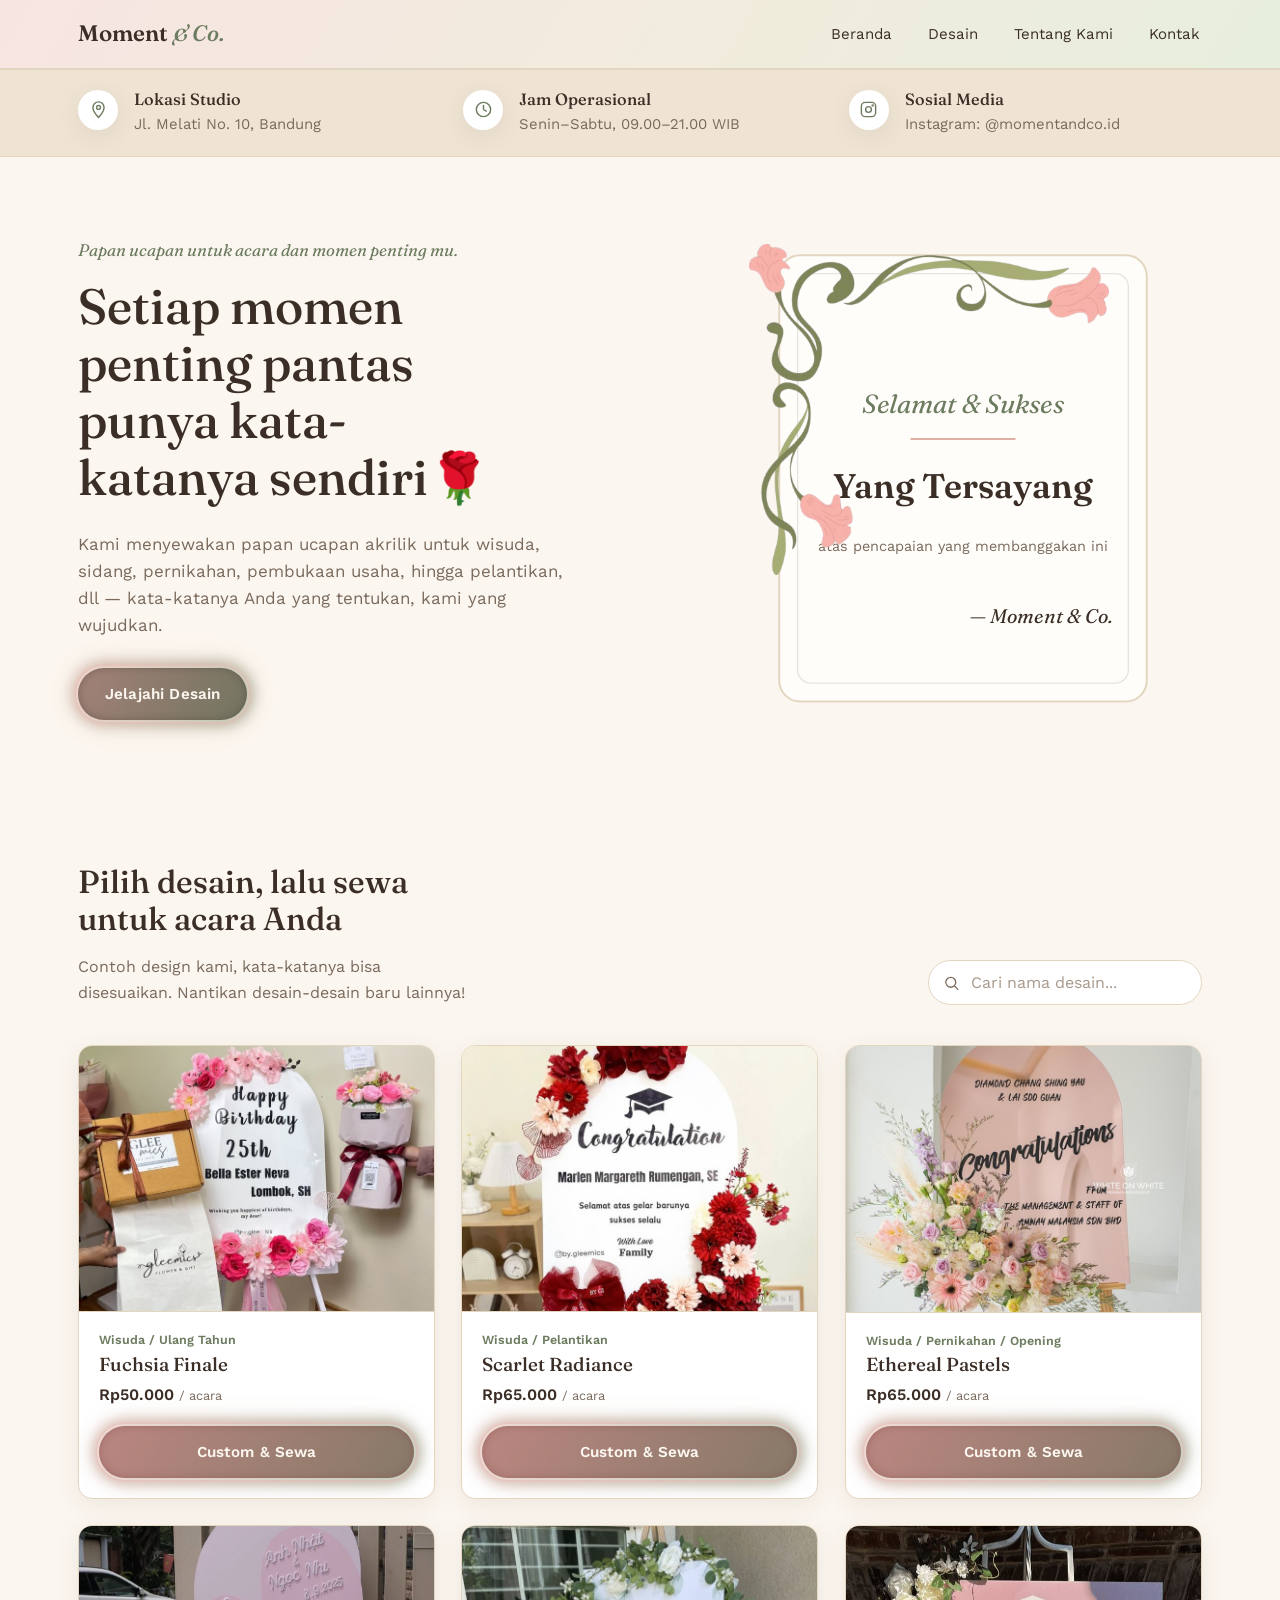
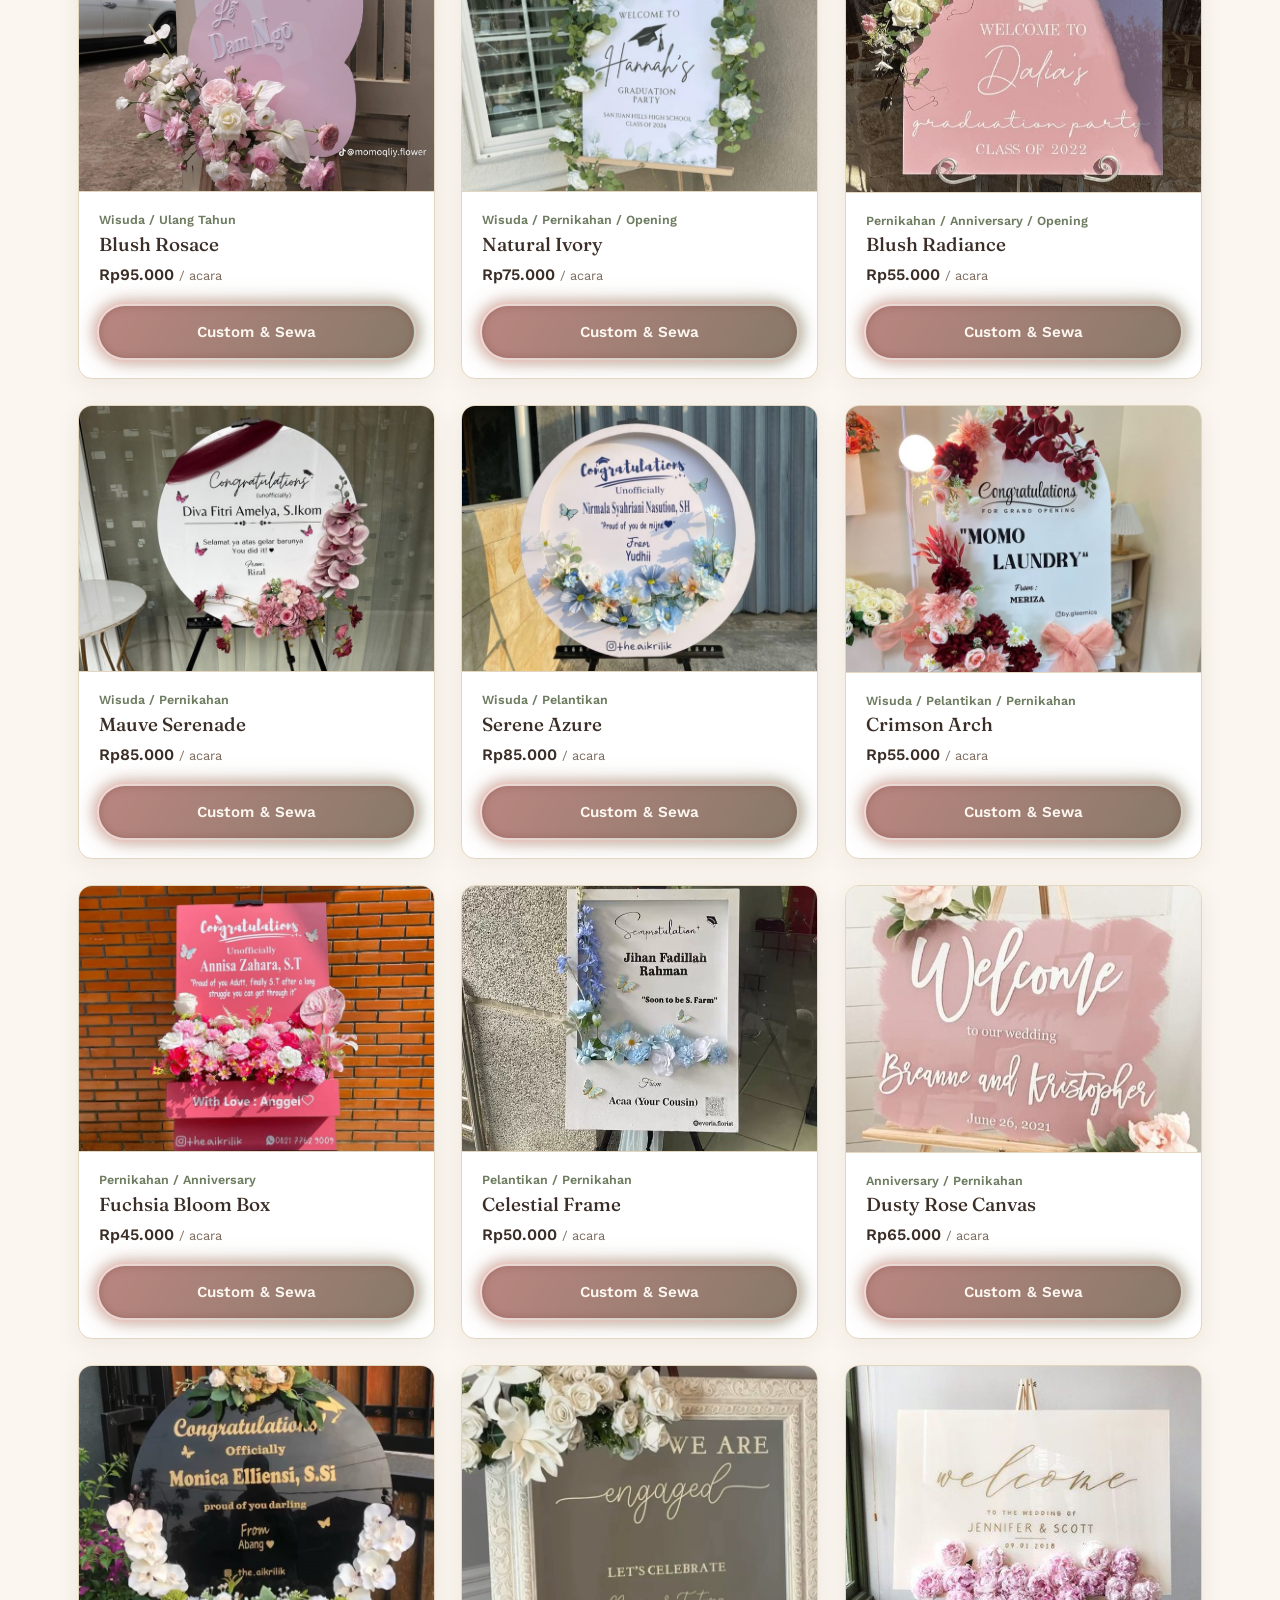
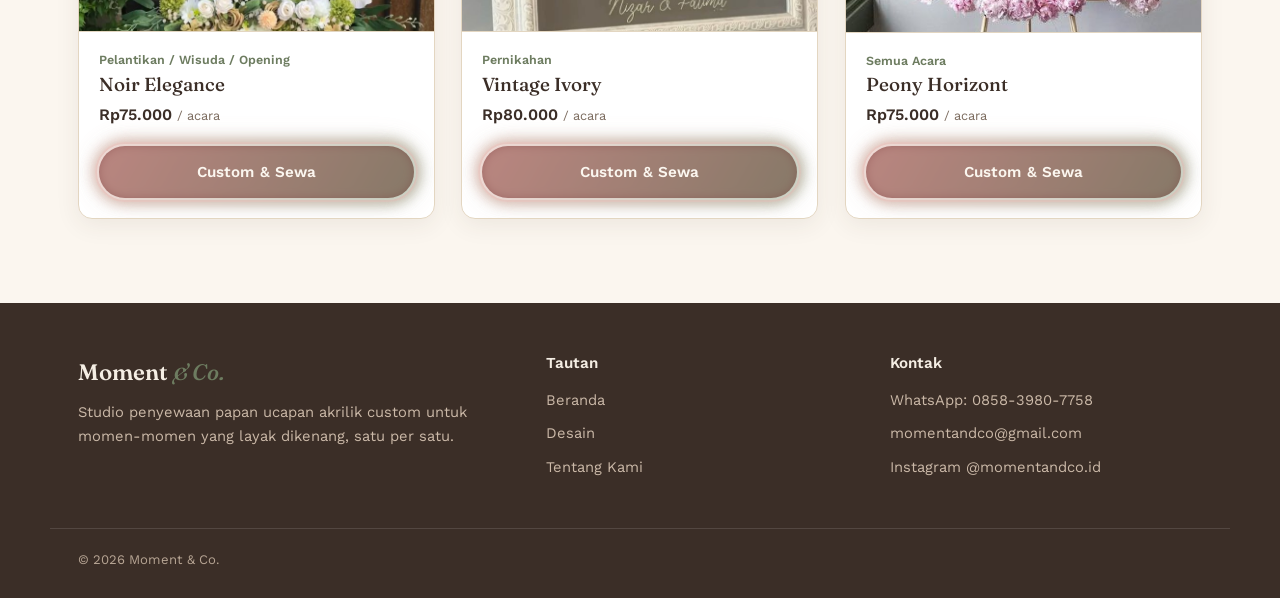
<file: index.html>
<!DOCTYPE html>
<html lang="id">
<head>
<meta charset="UTF-8">
<meta name="viewport" content="width=device-width, initial-scale=1.0">
<title>Moment & Co. — Sewa Papan Ucapan Akrilik Custom</title>
<meta name="description" content="Sewa papan ucapan akrilik custom untuk wisuda, pernikahan, grand opening, dan momen spesial lainnya. Desain sendiri, ajukan sewa langsung lewat WhatsApp.">
<link rel="stylesheet" href="css/style.css">
</head>
<body>

<header class="site-header">
  <div class="wrap">
    <a href="index.html" class="brand">Moment <span>&amp; Co.</span></a>
    <nav class="main-nav" id="mainNav">
      <ul>
        <li><a href="index.html">Beranda</a></li>
        <li><a href="#desain">Desain</a></li>
        <li><a href="#tentang">Tentang Kami</a></li>
        <li><a href="#kontak">Kontak</a></li>
      </ul>
    </nav>
    <button class="nav-toggle" id="navToggle" aria-label="Buka menu" aria-expanded="false">
      <svg viewBox="0 0 24 24" fill="none" stroke="currentColor" stroke-width="1.8" stroke-linecap="round"><line x1="3" y1="6" x2="21" y2="6"/><line x1="3" y1="12" x2="21" y2="12"/><line x1="3" y1="18" x2="21" y2="18"/></svg>
    </button>
  </div>
</header>

<main>

  <!-- STORE INFO (Tentang Kami) — sekarang di posisi paling atas,
       menggantikan slot screen-tabs yang lama -->
  <section class="store-info" id="tentang">
    <div class="wrap">
      <div class="info-grid">
        <div class="info-block">
          <span class="info-icon"><svg viewBox="0 0 24 24" fill="none" stroke-width="1.8" stroke-linecap="round" stroke-linejoin="round"><path d="M12 22s7-7.4 7-12.6A7 7 0 0 0 5 9.4C5 14.6 12 22 12 22Z"/><circle cx="12" cy="9.4" r="2.4"/></svg></span>
          <div>
            <h3>Lokasi Studio</h3>
            <p>Jl. Melati No. 10, Bandung</p>
          </div>
        </div>
        <div class="info-block">
          <span class="info-icon"><svg viewBox="0 0 24 24" fill="none" stroke-width="1.8" stroke-linecap="round" stroke-linejoin="round"><circle cx="12" cy="12" r="9"/><path d="M12 7v5l3.5 2"/></svg></span>
          <div>
            <h3>Jam Operasional</h3>
            <p>Senin–Sabtu, 09.00–21.00 WIB</p>
          </div>
        </div>
        <div class="info-block">
          <span class="info-icon"><svg viewBox="0 0 24 24" fill="none" stroke-width="1.8" stroke-linecap="round" stroke-linejoin="round"><rect x="3" y="3" width="18" height="18" rx="5"/><circle cx="12" cy="12" r="3.6"/><circle cx="17.2" cy="6.8" r="0.6" fill="currentColor"/></svg></span>
          <div>
            <h3>Sosial Media</h3>
            <p>Instagram: <a href="#kontak">@momentandco.id</a></p>
          </div>
        </div>
      </div>
    </div>
  </section>

  <!-- HERO -->
  <section class="hero" id="utama">
    <div class="wrap">
      <div class="hero-copy">
        <p class="hero-eyebrow">Papan ucapan untuk acara dan momen penting mu.</p>
        <h1>Setiap momen penting pantas punya kata-katanya sendiri🌹</h1>
        <p class="hero-lead">Kami menyewakan papan ucapan akrilik untuk wisuda, sidang, pernikahan, pembukaan usaha, hingga pelantikan, dll — kata-katanya Anda yang tentukan, kami yang wujudkan.</p>
        <div class="hero-actions">
          <a href="#desain" class="btn btn-primary">Jelajahi Desain</a>
        </div>
      </div>
      <div class="hero-art" aria-hidden="true">
        <!-- Ornamen bunga -->
    <img
      src="./flower.png"
      alt=""
      class="hero-flower"
      aria-hidden="true"
    >
        <svg viewBox="0 0 320 380" fill="none">
          <rect x="20" y="20" width="280" height="340" rx="16" fill="#FFFDF9" stroke="#E3D6C1" stroke-width="1.5"/>
          <rect x="34" y="34" width="252" height="312" rx="10" fill="none" stroke="#3B2E27" stroke-opacity="0.12"/>
          <text x="160" y="140" font-family="Fraunces, serif" font-style="italic" font-size="20" fill="#6D7C60" text-anchor="middle">Selamat & Sukses</text>
          <line x1="120" y1="160" x2="200" y2="160" stroke="#DFAFA6" stroke-width="1.5"/>
          <text x="160" y="205" font-family="Fraunces, serif" font-weight="600" font-size="26" fill="#3B2E27" text-anchor="middle">Yang Tersayang</text>
          <text x="160" y="245" font-family="Work Sans, sans-serif" font-size="11" fill="#7A6A5D" text-anchor="middle">atas pencapaian yang membanggakan ini</text>
          <text x="220" y="300" font-family="Fraunces, serif" font-style="italic" font-size="15" fill="#3B2E27" text-anchor="middle">— Moment &amp; Co.</text>
        </svg>
      </div>
    </div>
  </section>

  <!-- DESIGNS -->
  <section class="designs-section" id="desain">
    <div class="wrap">
      <div class="section-head">
        <div>
          <h2>Pilih desain, lalu sewa untuk acara Anda</h2>
          <p>Contoh design kami, kata-katanya bisa disesuaikan. Nantikan desain-desain baru lainnya!</p>
        </div>
        <div class="search-bar">
          <svg viewBox="0 0 24 24" fill="none" stroke-width="1.8" stroke-linecap="round"><circle cx="11" cy="11" r="7"/><line x1="21" y1="21" x2="16.6" y2="16.6"/></svg>
          <input type="text" id="designSearch" placeholder="Cari nama desain..." aria-label="Cari nama desain">
        </div>
      </div>

      <div class="designs-grid" id="designsGrid"></div>
      <p class="search-empty" id="searchEmpty">Desain tidak ditemukan. Coba kata kunci lain.</p>
    </div>
  </section>

</main>

<footer class="site-footer" id="kontak">
  <div class="wrap">
    <div>
      <div class="brand">Moment <span>&amp; Co.</span></div>
      <p>Studio penyewaan papan ucapan akrilik custom untuk momen-momen yang layak dikenang, satu per satu.</p>
    </div>
    <div>
      <h4>Tautan</h4>
      <ul>
        <li><a href="index.html">Beranda</a></li>
        <li><a href="#desain">Desain</a></li>
        <li><a href="#tentang">Tentang Kami</a></li>
      </ul>
    </div>
    <div>
      <h4>Kontak</h4>
      <ul>
        <li><a href="https://wa.me/6285839807758" target="_blank" rel="noopener">WhatsApp: 0858-3980-7758</a></li>
        <li><a href="mailto:momentandco@gmail.com">momentandco@gmail.com</a></li>
        <li><a href="#" onclick="return false;">Instagram @momentandco.id</a></li>
      </ul>
    </div>
  </div>
  <div class="wrap footer-bottom">
    © 2026 Moment &amp; Co.
  </div>
</footer>

<script src="js/nav.js"></script>
<script src="js/data.js"></script>
<script src="js/main.js"></script>
</body>
</html>
</file>
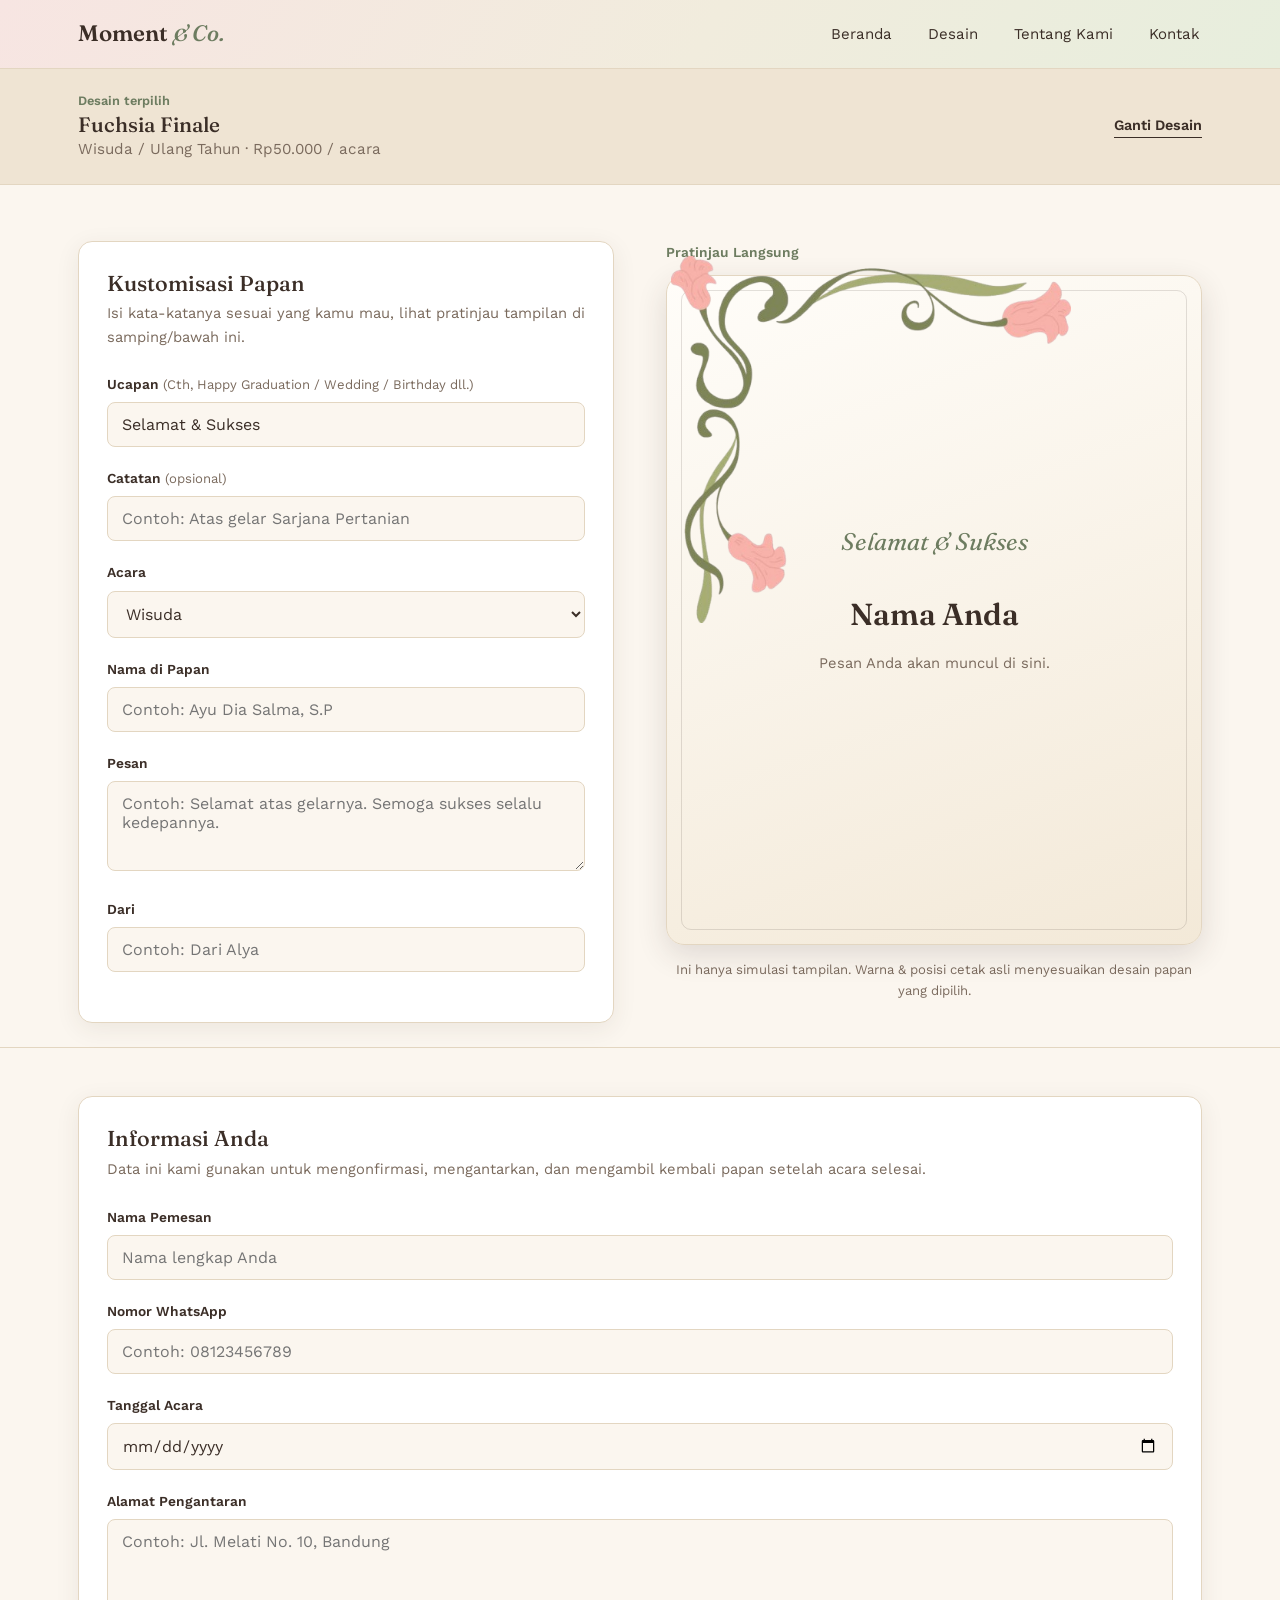
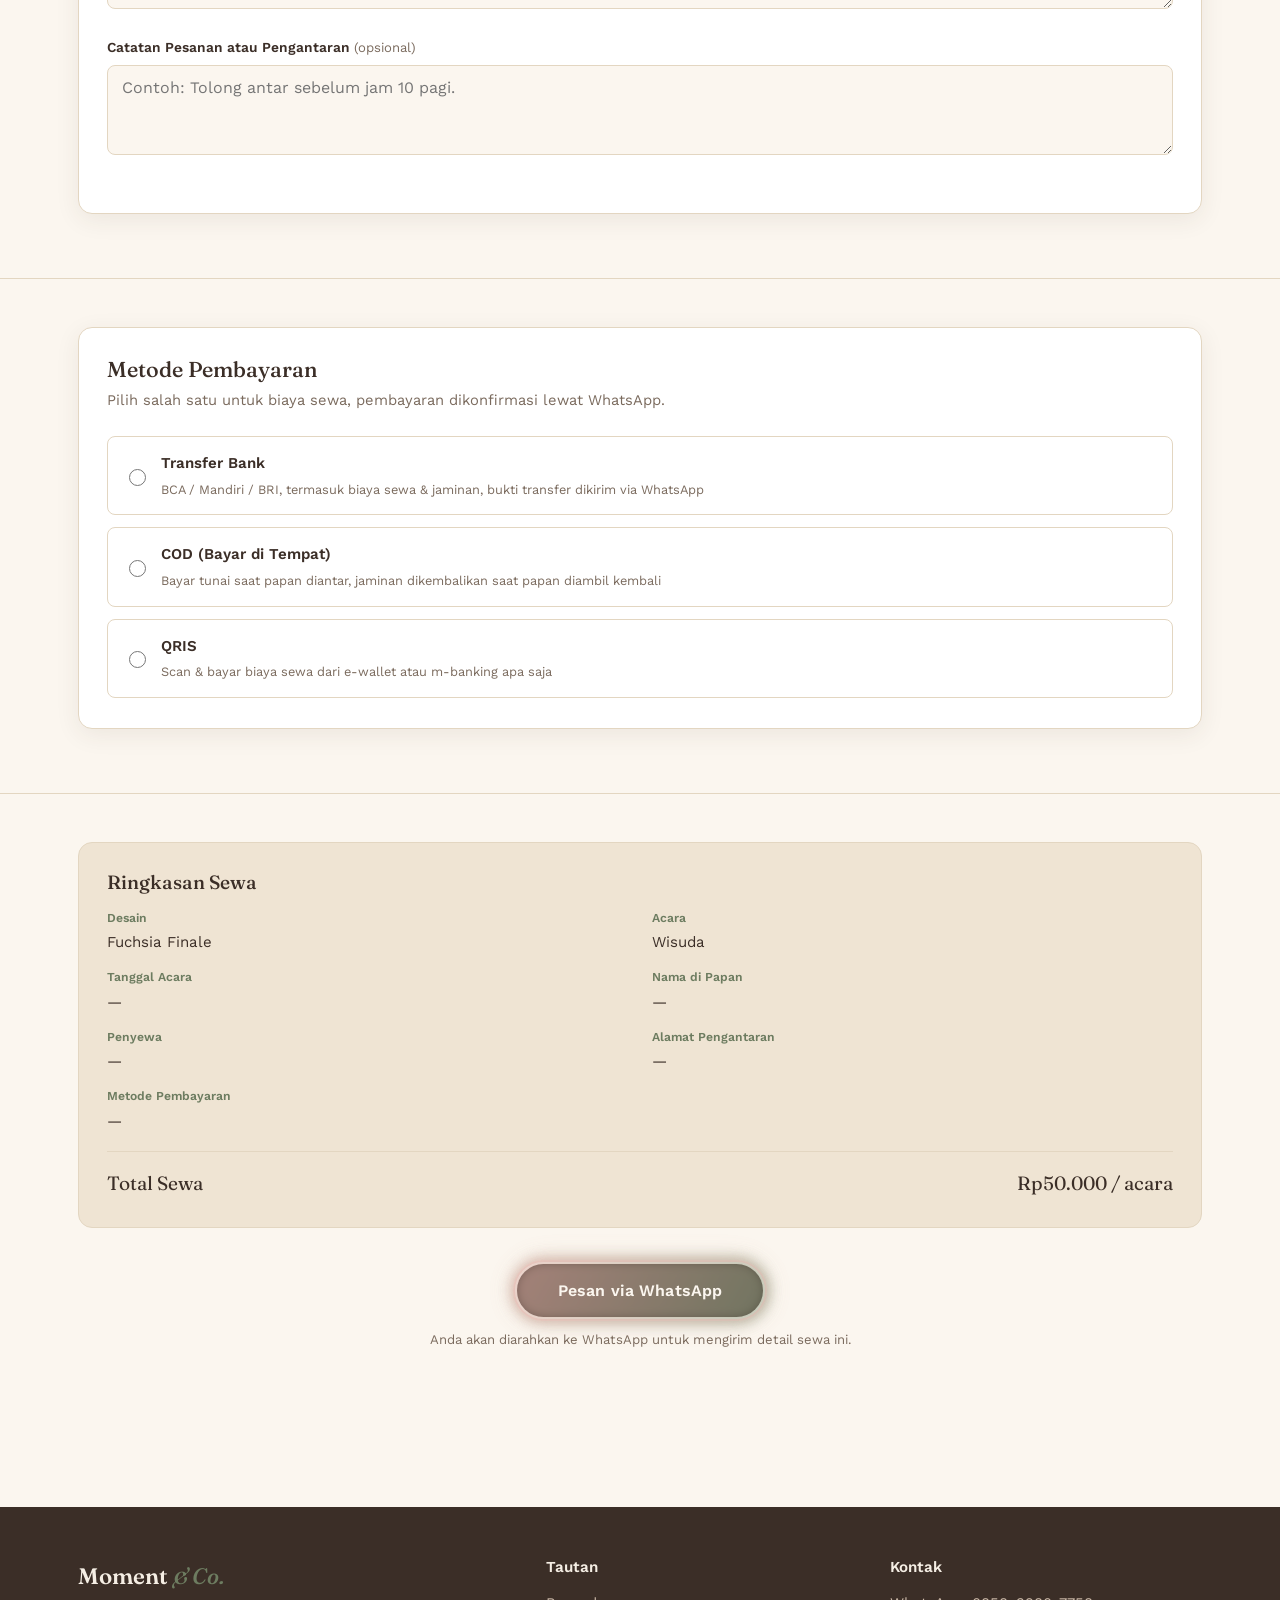
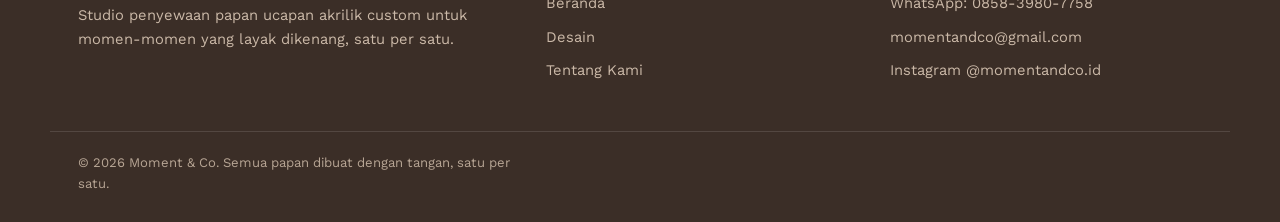
<file: board.html>
<!DOCTYPE html>
<html lang="id">
<head>
<meta charset="UTF-8">
<meta name="viewport" content="width=device-width, initial-scale=1.0">
<title>Custom &amp; Sewa Papan — Moment & Co.</title>
<meta name="description" content="Sesuaikan kata-kata pada papan ucapan akrilik sewaan Anda, lihat pratinjaunya secara langsung, lalu ajukan sewa melalui WhatsApp.">
<link rel="stylesheet" href="css/style.css">
</head>
<body>

<header class="site-header">
  <div class="wrap">
    <a href="index.html" class="brand">Moment <span>&amp; Co.</span></a>
    <nav class="main-nav" id="mainNav">
      <ul>
        <li><a href="index.html">Beranda</a></li>
        <li><a href="index.html#desain">Desain</a></li>
        <li><a href="index.html#tentang">Tentang Kami</a></li>
        <li><a href="index.html#kontak">Kontak</a></li>
      </ul>
    </nav>
    <button class="nav-toggle" id="navToggle" aria-label="Buka menu" aria-expanded="false">
      <svg viewBox="0 0 24 24" fill="none" stroke="currentColor" stroke-width="1.8" stroke-linecap="round"><line x1="3" y1="6" x2="21" y2="6"/><line x1="3" y1="12" x2="21" y2="12"/><line x1="3" y1="18" x2="21" y2="18"/></svg>
    </button>
  </div>
</header>

<div class="page-header-strip">
  <div class="wrap selected-design-bar">
    <div>
      <div class="label">Desain terpilih</div>
      <h2 id="selDesignName">—</h2>
      <div class="price" id="selDesignPrice"></div>
    </div>
    <a href="index.html#desain" class="change-design">Ganti Desain</a>
  </div>
</div>

<main>
  <form id="orderForm" novalidate>

    <!-- Banner error global — tampil di atas semua section saat validasi gagal,
         lalu halaman otomatis scroll ke field pertama yang bermasalah -->
    <div class="wrap">
      <p class="form-error-banner" id="formErrorBanner">Beberapa data belum lengkap. Mohon periksa kembali kolom yang ditandai.</p>
    </div>

    <!-- CUSTOMIZATION + LIVE PREVIEW -->
    <section class="builder" id="kustomisasi">
      <div class="wrap">
        <div class="builder-grid">

          <div class="form-card">
            <h2>Kustomisasi Papan</h2>
            <p class="form-sub">Isi kata-katanya sesuai yang kamu mau, lihat pratinjau tampilan di samping/bawah ini.</p>

            <div class="field">
              <label for="fCongrats">Ucapan <span class="hint">(Cth, Happy Graduation / Wedding / Birthday dll.)</span></label>
              <input type="text" id="fCongrats" value="Selamat & Sukses" maxlength="30">
            </div>

            <div class="field">
              <label for="fNote">Catatan <span class="hint">(opsional)</span></label>
              <input type="text" id="fNote" placeholder="Contoh: Atas gelar Sarjana Pertanian" maxlength="40">
            </div>

            <div class="field">
              <label for="fOccasion">Acara</label>
              <select id="fOccasion">
                <option value="Wisuda">Wisuda</option>
                <option value="Pernikahan">Pernikahan</option>
                <option value="Grand Opening">Grand Opening</option>
                <option value="Soft Opening">Soft Opening</option>
                <option value="Ulang Tahun ke-">Ulang Tahun ke-</option>
                <option value="Pelantikan">Pelantikan</option>
                <option value="Anniversary">Anniversary</option>
                <option value="Lainnya">Lainnya</option>
              </select>
            </div>

            <div class="field" id="fieldName">
              <label for="fName">Nama di Papan</label>
              <input type="text" id="fName" placeholder="Contoh: Ayu Dia Salma, S.P" maxlength="60">
              <p class="error-msg">Nama di papan wajib diisi.</p>
            </div>

            <div class="field" id="fieldMessage">
              <label for="fMessage">Pesan</label>
              <textarea id="fMessage" placeholder="Contoh: Selamat atas gelarnya. Semoga sukses selalu kedepannya." maxlength="140"></textarea>
              <p class="error-msg">Pesan wajib diisi.</p>
            </div>

            <div class="field">
              <label for="fFrom">Dari</label>
              <input type="text" id="fFrom" placeholder="Contoh: Dari Alya" maxlength="40">
            </div>
          </div>

          <div class="preview-wrap">
            <!-- Ornamen bunga -->
    <img
      src="./flower.png"
      alt=""
      class="hero-flower-preview"
      aria-hidden="true"
    >
            <p class="preview-label">Pratinjau Langsung</p>
            <div class="board-frame">
              <span class="pv-congrats" id="pvCongrats">Selamat</span>
              <span class="pv-note" id="pvNote"></span>
              <span class="pv-name" id="pvName">Nama Anda</span>
              <span class="pv-message" id="pvMessage">Pesan Anda akan muncul di sini.</span>
              <span class="pv-from" id="pvFrom"></span>
            </div>
            <p class="preview-note">Ini hanya simulasi tampilan. Warna &amp; posisi cetak asli menyesuaikan desain papan yang dipilih.</p>
          </div>

        </div>
      </div>
    </section>

    <!-- CUSTOMER & DELIVERY INFO -->
    <section class="panel-pad" id="info">
      <div class="wrap">
        <div class="form-card">
          <h2>Informasi Anda</h2>
          <p class="form-sub">Data ini kami gunakan untuk mengonfirmasi, mengantarkan, dan mengambil kembali papan setelah acara selesai.</p>

          <div class="field" id="fieldCustName">
            <label for="cName">Nama Pemesan</label>
            <input type="text" id="cName" placeholder="Nama lengkap Anda">
            <p class="error-msg">Nama wajib diisi.</p>
          </div>

          <div class="field" id="fieldCustPhone">
            <label for="cPhone">Nomor WhatsApp</label>
            <input type="tel" id="cPhone" placeholder="Contoh: 08123456789">
            <p class="error-msg">Nomor WhatsApp wajib diisi.</p>
          </div>

          <div class="field" id="fieldEventDate">
            <label for="cEventDate">Tanggal Acara</label>
            <input type="date" id="cEventDate">
            <p class="error-msg">Tanggal acara wajib diisi.</p>
          </div>

          <div class="field" id="fieldCustAddress">
            <label for="cAddress">Alamat Pengantaran</label>
            <textarea id="cAddress" placeholder="Contoh: Jl. Melati No. 10, Bandung"></textarea>
            <p class="error-msg">Alamat pengantaran wajib diisi.</p>
          </div>

          <div class="field">
            <label for="cNotes">Catatan Pesanan atau Pengantaran <span class="hint">(opsional)</span></label>
            <textarea id="cNotes" placeholder="Contoh: Tolong antar sebelum jam 10 pagi."></textarea>
          </div>
        </div>
      </div>
    </section>

    <!-- PAYMENT -->
    <section class="panel-pad" id="pembayaran">
      <div class="wrap">
        <div class="form-card">
          <h2>Metode Pembayaran</h2>
          <p class="form-sub">Pilih salah satu untuk biaya sewa, pembayaran dikonfirmasi lewat WhatsApp.</p>

          <div class="payment-options" id="paymentOptions">
            <label class="payment-option">
              <input type="radio" name="payment" value="Transfer Bank">
              <span>
                <span class="pay-name">Transfer Bank</span><br>
                <span class="pay-desc">BCA / Mandiri / BRI, termasuk biaya sewa &amp; jaminan, bukti transfer dikirim via WhatsApp</span>
              </span>
            </label>
            <label class="payment-option">
              <input type="radio" name="payment" value="COD (Bayar di Tempat)">
              <span>
                <span class="pay-name">COD (Bayar di Tempat)</span><br>
                <span class="pay-desc">Bayar tunai saat papan diantar, jaminan dikembalikan saat papan diambil kembali</span>
              </span>
            </label>
            <label class="payment-option">
              <input type="radio" name="payment" value="QRIS">
              <span>
                <span class="pay-name">QRIS</span><br>
                <span class="pay-desc">Scan &amp; bayar biaya sewa dari e-wallet atau m-banking apa saja</span>
              </span>
            </label>
          </div>
          <p class="error-msg" id="paymentError" style="display:none;">Pilih salah satu metode pembayaran.</p>
        </div>
      </div>
    </section>

    <!-- SUMMARY + SUBMIT -->
    <section class="panel-pad" id="ringkasan">
      <div class="wrap">
        <div class="summary-card">
          <h2>Ringkasan Sewa</h2>
          <dl class="summary-grid">
            <div class="summary-row"><dt>Desain</dt><dd id="sumDesign">—</dd></div>
            <div class="summary-row"><dt>Acara</dt><dd id="sumOccasion">—</dd></div>
            <div class="summary-row"><dt>Tanggal Acara</dt><dd id="sumEventDate">—</dd></div>
            <div class="summary-row"><dt>Nama di Papan</dt><dd id="sumName">—</dd></div>
            <div class="summary-row"><dt>Penyewa</dt><dd id="sumCustomer">—</dd></div>
            <div class="summary-row"><dt>Alamat Pengantaran</dt><dd id="sumAddress">—</dd></div>
            <div class="summary-row"><dt>Metode Pembayaran</dt><dd id="sumPayment">—</dd></div>
          </dl>
          <div class="summary-total">
            <span>Total Sewa</span>
            <span id="sumPrice">Rp0</span>
          </div>
        </div>

        <div class="order-submit">
          <button type="submit" class="btn btn-primary">Pesan via WhatsApp</button>
          <p class="submit-note">Anda akan diarahkan ke WhatsApp untuk mengirim detail sewa ini.</p>
        </div>
      </div>
    </section>

  </form>
</main>

<footer class="site-footer">
  <div class="wrap">
    <div>
      <div class="brand">Moment <span>&amp; Co.</span></div>
      <p>Studio penyewaan papan ucapan akrilik custom untuk momen-momen yang layak dikenang, satu per satu.</p>
    </div>
    <div>
      <h4>Tautan</h4>
      <ul>
        <li><a href="index.html">Beranda</a></li>
        <li><a href="index.html#desain">Desain</a></li>
        <li><a href="index.html#tentang">Tentang Kami</a></li>
      </ul>
    </div>
    <div>
      <h4>Kontak</h4>
      <ul>
        <li><a href="https://wa.me/6285839807758" target="_blank" rel="noopener">WhatsApp: 0858-3980-7758</a></li>
        <li><a href="mailto:momentandco@gmail.com">momentandco@gmail.com</a></li>
        <li><a href="#" onclick="return false;">Instagram @momentandco.id</a></li>
      </ul>
    </div>
  </div>
  <div class="wrap footer-bottom">
    © 2026 Moment &amp; Co. Semua papan dibuat dengan tangan, satu per satu.
  </div>
</footer>

<script src="js/nav.js"></script>
<script src="js/data.js"></script>
<script src="js/board.js"></script>
</body>
</html>
</file>
<file: css/style.css>
/* ===================================================================
   Moment & Co. — stylesheet
   Palette: warm ivory, espresso type, muted sage + dusty rose accents
   Type: Fraunces (display) + Work Sans
=================================================================== */

@import url('https://fonts.googleapis.com/css2?family=Fraunces:ital,opsz,wght@0,9..144,400;0,9..144,500;0,9..144,600;1,9..144,500&family=Work+Sans:wght@400;500;600&display=swap');

:root{
  --ivory:#FBF6EF;
  --paper:#FFFFFF;
  --espresso:#3B2E27;
  --taupe:#7A6A5D;
  --sage:#8C9A7E;
  --sage-dark:#6D7C60;
  --rose:#DFAFA6;
  --rose-dark:#C68F84;
  --beige:#EFE4D3;
  --line:#E3D6C1;

  /* Muted maroon for board CTA */
  --maroon-muted: #7A3B3D;
  --maroon-muted-dark: #662f31;

  --font-display:'Fraunces', serif;
  --font-body:'Work Sans', sans-serif;

  --radius:14px;
  --radius-sm:8px;
  --shadow-soft:0 6px 24px rgba(59,46,39,0.08);
  --shadow-lift:0 10px 30px rgba(59,46,39,0.14);
  --container:1180px;
}

*,*::before,*::after{ box-sizing:border-box; }
html{ scroll-behavior:smooth; }
body{
  margin:0;
  background:var(--ivory);
  color:var(--espresso);
  font-family:var(--font-body);
  font-size:16px;
  line-height:1.6;
  -webkit-font-smoothing:antialiased;
}
h1,h2,h3,h4{
  font-family:var(--font-display);
  font-weight:500;
  color:var(--espresso);
  line-height:1.15;
  margin:0 0 0.5em;
}
p{ margin:0 0 1em; color:var(--taupe); }
a{ color:inherit; text-decoration:none; }
ul{ list-style:none; margin:0; padding:0; }
img{ max-width:100%; display:block; }
button{ font-family:inherit; cursor:pointer; }
input,select,textarea{ font-family:inherit; font-size:1rem; }

:focus-visible{
  outline:2px solid var(--sage-dark);
  outline-offset:3px;
}

.wrap{
  max-width:var(--container);
  margin:0 auto;
  padding:0 28px;
}

@media (prefers-reduced-motion: reduce){
  *{ animation-duration:0.001ms !important; transition-duration:0.001ms !important; }
  html{ scroll-behavior:auto; }
}

/* ---------- Buttons ---------- */
.btn{
  display:inline-flex;
  align-items:center;
  justify-content:center;
  gap:8px;
  padding:13px 26px;
  border-radius:999px;
  border:1px solid transparent;
  font-size:0.95rem;
  font-weight:600;
  letter-spacing:0.01em;
  transition:transform 0.18s ease, box-shadow 0.18s ease, background 0.18s ease;
}
.btn-primary{
  background:var(--espresso);
  color:var(--ivory);
}
.btn-primary:hover{ background:#2C221D; box-shadow:var(--shadow-lift); transform:translateY(-1px); }
.btn-secondary{
  background:transparent;
  border-color:var(--espresso);
  color:var(--espresso);
}
.btn-secondary:hover{ background:var(--espresso); color:var(--ivory); }
.btn-full{ width:100%; }
.btn:disabled{ opacity:0.5; cursor:not-allowed; transform:none; box-shadow:none; }

/* ---------- Header ---------- */
.site-header{
  position:sticky;
  top:0;
  z-index:50;
  background:linear-gradient(120deg, #F7E5E2 0%, #F1ECDD 55%, #E7EEDD 100%);
  border-bottom:1px solid var(--line);
}
.site-header .wrap{
  display:flex;
  align-items:center;
  justify-content:space-between;
  padding-top:16px;
  padding-bottom:16px;
}
.brand{
  font-family:var(--font-display);
  font-size:1.4rem;
  font-weight:600;
  color:var(--espresso);
}
.brand span{ font-style:italic; font-weight:500; color:var(--sage-dark); }

.main-nav ul{ display:flex; gap:32px; }
.main-nav a{
  font-size:0.94rem;
  color:var(--espresso);
  padding:6px 2px;
  border-bottom:1px solid transparent;
  transition:border-color 0.18s ease, color 0.18s ease;
}
.main-nav a:hover{ border-color:var(--sage-dark); }

.nav-toggle{
  display:none;
  background:none;
  border:none;
  padding:6px;
}
.nav-toggle svg{ width:26px; height:26px; }

/* ---------- Store info (Tentang Kami) — kini di posisi paling atas,
   menggantikan slot screen-tabs yang lama, tampil di semua halaman ---------- */
.store-info-heading{
  font-family:var(--font-display);
  font-style:italic;
  color:var(--sage-dark);
  font-size:1.02rem;
  margin-bottom:18px;
}

/* Section padding utility, dipakai langsung tanpa gating tab lagi
   (.builder sudah didefinisikan di bagian "Custom board & checkout page").
   Garis tipis di atas tiap section memisahkan area saat semuanya di-scroll
   berurutan dalam satu halaman (dulu dipisah lewat tab). */
.panel-pad{
  padding:48px 0 64px;
  border-top:1px solid var(--line);
}

@media (max-width:820px){
  .nav-toggle{ display:block; }
  .main-nav{
    position:absolute;
    top:100%;
    left:0;
    right:0;
    background:var(--ivory);
    border-bottom:1px solid var(--line);
    max-height:0;
    overflow:hidden;
    transition:max-height 0.25s ease;
  }
  .main-nav.open{ max-height:280px; }
  .main-nav ul{
    flex-direction:column;
    gap:0;
    padding:8px 28px 20px;
  }
  .main-nav li{ border-top:1px solid var(--line); }
  .main-nav a{ display:block; padding:14px 2px; border-bottom:none; }
}

/* ---------- Hero ---------- */
.hero{
  padding:72px 0 64px;
  overflow:hidden;
}
.hero .wrap{
  display:grid;
  grid-template-columns:1.05fr 0.85fr;
  gap:56px;
  align-items:center;
   position: relative;
   overflow: visible;
}
.hero-flower {
  position: absolute;
  top: 15px;
  left: 25px;
  width: 360px;
  height: auto;
  z-index: 2;
  pointer-events: none;
}

.hero-flower-preview {
  position: absolute;
  top: 15px;
  left: 5px;
  width: 400px;
  height: auto;
  z-index: 2;
  pointer-events: none;
}

@media (max-width: 768px) {
  .hero-flower {
    width: 240px;
    top: 15px;
    left: 8px;
    opacity: 0.9;
  }
   .hero-flower-preview {
    width: 320px;
    top: 20px;
    left: -15px;
    opacity: 0.9;
  }
}
.hero-eyebrow{
  font-family:var(--font-display);
  font-style:italic;
  color:var(--sage-dark);
  font-size:1.05rem;
  margin-bottom:14px;
}
.hero h1{
  font-size:clamp(2.1rem, 4vw, 3.1rem);
  max-width:14ch;
}
.hero-lead{
  font-size:1.06rem;
  max-width:46ch;
  margin-bottom:28px;
}
.hero-actions{ display:flex; gap:16px; flex-wrap:wrap; }

.hero-art{
  position:relative;
  display:flex;
  align-items:center;
  justify-content:center;
   z-index: 1;
}
.hero-art svg{ width:100%; height:auto; max-width:420px; }

@media (max-width:900px){
  .hero .wrap{ grid-template-columns:1fr; }
  .hero-art{ order:-1; max-width:300px; margin:0 auto; }
}

/* =========================================================
   SCROLL REVEAL
   ========================================================= */

.scroll-reveal {
  opacity: 0;
  transform: translateY(35px);
  transition:
    opacity 0.75s ease,
    transform 0.75s cubic-bezier(0.22, 1, 0.36, 1);
  will-change: opacity, transform;
}

.scroll-reveal.is-visible {
  opacity: 1;
  transform: translateY(0);
}


/* Variasi untuk elemen yang masuk dari kiri */
.scroll-reveal.from-left {
  transform: translateX(-35px);
}

.scroll-reveal.from-left.is-visible {
  transform: translateX(0);
}


/* Variasi untuk elemen yang masuk dari kanan */
.scroll-reveal.from-right {
  transform: translateX(35px);
}

.scroll-reveal.from-right.is-visible {
  transform: translateX(0);
}

/* =========================================
   PULSE BUTTON — SAMA UNTUK SEMUA BTN PRIMARY
========================================= */

.btn-primary {
  position: relative;
  isolation: isolate;
  overflow: visible;
  z-index: 1;
}

/* Aura luar */
.btn-primary::before {
  content: "";
  position: absolute;
  inset: -7px;
  border-radius: inherit;

  background: linear-gradient(
    120deg,
    var(--rose),
    var(--sage),
    var(--rose),
    var(--sage)
  );
  background-size: 300% 300%;

  filter: blur(7px);
  opacity: 0.65;

  z-index: -2;

  animation: buttonAura 3.5s ease-in-out infinite;
}

/* Ring pulse */
.btn-primary::after {
  content: "";
  position: absolute;
  inset: -5px;
  border-radius: inherit;

  border: 2px solid rgba(223, 175, 166, 0.65);

  box-shadow:
    0 0 8px rgba(223, 175, 166, 0.45),
    0 0 18px rgba(140, 154, 126, 0.35),
    0 0 30px rgba(223, 175, 166, 0.22);

  opacity: 0.7;

  z-index: -1;

  animation: buttonPulse 2.2s ease-in-out infinite;
}


/* Aura bergerak */
@keyframes buttonAura {
  0% {
    background-position: 0% 50%;
    transform: scale(0.96);
    opacity: 0.5;
  }

  50% {
    background-position: 100% 50%;
    transform: scale(1.02);
    opacity: 0.8;
  }

  100% {
    background-position: 0% 50%;
    transform: scale(0.96);
    opacity: 0.5;
  }
}


/* Pulse membesar-mengecil */
@keyframes buttonPulse {
  0%,
  100% {
    opacity: 0.45;
    transform: scale(1);
  }

  50% {
    opacity: 0.9;
    transform: scale(1.08);
  }
}


/* Hover */
.btn-primary:hover::before {
  opacity: 0.9;
  filter: blur(9px);
}

.btn-primary:hover::after {
  opacity: 1;

  box-shadow:
    0 0 10px rgba(223, 175, 166, 0.65),
    0 0 24px rgba(140, 154, 126, 0.5),
    0 0 40px rgba(223, 175, 166, 0.35);
}
/* =========================================================
   STAGGER BOARD CARD
   ========================================================= */

.board-card.scroll-reveal {
  transition-delay: var(--reveal-delay, 0ms);
}



/* =========================================================
   REDUCED MOTION
   ========================================================= */

@media (prefers-reduced-motion: reduce) {
  .scroll-reveal {
    opacity: 1;
    transform: none;
    transition: none;
  }

  .btn-primary::before,
  .btn-primary::after {
    animation: none;
  }
}

/* ---------- Store info ---------- */
.store-info{
  background:var(--beige);
  border-top:1px solid var(--line);
  border-bottom:1px solid var(--line);
  padding:20px 0;
}
.info-grid{
  display:grid;
  grid-template-columns:repeat(3,1fr);
  gap:32px;
}
.info-block{ display:flex; gap:16px; }
.info-icon{
  flex:none;
  width:40px; height:40px;
  border-radius:50%;
  background:var(--paper);
  display:flex; align-items:center; justify-content:center;
  box-shadow:var(--shadow-soft);
}
.info-icon svg{ width:19px; height:19px; stroke:var(--sage-dark); }
.info-block h3{ font-size:1.02rem; margin-bottom:4px; }
.info-block p{ margin:0; font-size:0.93rem; }

@media (max-width:820px){
  .info-grid{ grid-template-columns:1fr; }
}

/* ---------- Search + designs ---------- */
.designs-section{ padding:72px 0 84px; }
.section-head{
  display:flex;
  align-items:flex-end;
  justify-content:space-between;
  gap:24px;
  margin-bottom:32px;
  flex-wrap:wrap;
}
.section-head h2{ font-size:2rem; max-width:16ch; }
.section-head p{ margin:0; max-width:40ch; }

.search-bar{
  position:relative;
  max-width:360px;
  margin-left:auto;
}
.search-bar input{
  width:100%;
  padding:12px 16px 12px 42px;
  border-radius:999px;
  border:1px solid var(--line);
  background:var(--paper);
  color:var(--espresso);
}
.search-bar input::placeholder{ color:#A8998A; }
.search-bar svg{
  position:absolute;
  left:15px; top:50%;
  transform:translateY(-50%);
  width:17px; height:17px;
  stroke:var(--taupe);
}
.search-empty{
  display:none;
  text-align:center;
  padding:40px 0;
  color:var(--taupe);
  font-family:var(--font-display);
  font-size:1.15rem;
}

.designs-grid{
  display:grid;
  grid-template-columns:repeat(3, 1fr);
  gap:26px;
  margin-top:40px;
}
@media (max-width:980px){ .designs-grid{ grid-template-columns:repeat(2,1fr); } }
@media (max-width:600px){ .designs-grid{ grid-template-columns:1fr; } }

.board-card{
  background:var(--paper);
  border:1px solid var(--line);
  border-radius:var(--radius);
  overflow:hidden;
  box-shadow:var(--shadow-soft);
  transition:transform 0.2s ease, box-shadow 0.2s ease;
  display:flex;
  flex-direction:column;
}
.board-card:hover{ transform:translateY(-3px); box-shadow:var(--shadow-lift); }

.board-thumb{
  position:relative;
  aspect-ratio:4/3;
  background:linear-gradient(155deg, var(--beige) 0%, #F5ECDD 100%);
  display:flex;
  align-items:center;
  justify-content:center;
  border-bottom:1px solid var(--line);
}
.board-thumb img{
  position:absolute; inset:0;
  width:100%; height:100%;
  object-fit:cover;
}
.board-thumb .thumb-icon{ width:46px; height:46px; stroke:var(--sage-dark); opacity:0.75; }
.board-thumb .thumb-caption{
  position:absolute;
  bottom:10px; left:0; right:0;
  text-align:center;
  font-size:0.72rem;
  color:var(--taupe);
  letter-spacing:0.02em;
}

.board-body{ padding:18px 20px 20px; display:flex; flex-direction:column; gap:4px; flex:1; }
.board-occasion{ font-size:0.78rem; color:var(--sage-dark); font-weight:600; }
.board-name{ font-family:var(--font-display); font-size:1.18rem; margin:0; }
.board-price{ color:var(--espresso); font-weight:600; margin:2px 0 14px; }
.price-unit{ color:var(--taupe); font-weight:400; font-size:0.8rem; }
.board-body .btn{ margin-top:auto; }

/* Override: make the board card CTA a muted maroon while keeping other primary buttons unchanged */
.board-body .btn-primary{
  background:var(--maroon-muted);
  color:var(--ivory);
  border-color:transparent;
}
.board-body .btn-primary:hover{
  background:var(--maroon-muted-dark);
  box-shadow:var(--shadow-lift);
  transform:translateY(-1px);
}

/* ---------- Footer ---------- */
.site-footer{
  background:var(--espresso);
  color:#EFE6DC;
  padding:52px 0 28px;
}
.site-footer .wrap{
  display:grid;
  grid-template-columns:1.4fr 1fr 1fr;
  gap:32px;
}
.site-footer h4{ color:#F5EEE4; font-size:0.95rem; margin-bottom:14px; font-family:var(--font-body); font-weight:600; }
.site-footer .brand{ color:#F5EEE4; margin-bottom:10px; }
.site-footer p, .site-footer a{ color:#CBB9A8; font-size:0.92rem; }
.site-footer a:hover{ color:#F5EEE4; }
.site-footer li{ margin-bottom:8px; }
.footer-bottom{
  margin-top:40px;
  padding-top:20px;
  border-top:1px solid rgba(255,255,255,0.12);
  font-size:0.82rem;
  color:#B7A594;
}
@media (max-width:700px){
  .site-footer .wrap{ grid-template-columns:1fr; }
}

/* ===================================================================
   Custom board & checkout page
=================================================================== */
.page-header-strip{
  background:var(--beige);
  border-bottom:1px solid var(--line);
  padding:22px 0;
}
.selected-design-bar{
  display:flex;
  align-items:center;
  justify-content:space-between;
  flex-wrap:wrap;
  gap:12px;
}
.selected-design-bar .label{ font-size:0.8rem; color:var(--sage-dark); font-weight:600; margin-bottom:2px; }
.selected-design-bar h2{ font-size:1.3rem; margin:0; }
.selected-design-bar .price{ color:var(--taupe); font-size:0.95rem; }
.change-design{
  font-size:0.9rem;
  font-weight:600;
  color:var(--espresso);
  border-bottom:1px solid var(--espresso);
}

.builder{ padding:56px 0 24px; }
.builder-grid{
  display:grid;
  grid-template-columns:1fr 1fr;
  gap:52px;
  align-items:start;
}
@media (max-width:900px){
  .builder-grid{ grid-template-columns:1fr; gap:40px; }
}

.form-card{
  background:var(--paper);
  border:1px solid var(--line);
  border-radius:var(--radius);
  padding:30px 28px;
  box-shadow:var(--shadow-soft);
}
.form-card h2{ font-size:1.35rem; margin-bottom:6px; }
.form-card .form-sub{ margin-bottom:24px; font-size:0.92rem; }

.field{ margin-bottom:20px; }
.field label{
  display:block;
  font-size:0.86rem;
  font-weight:600;
  margin-bottom:7px;
  color:var(--espresso);
}
.field .hint{ font-weight:400; color:var(--taupe); font-size:0.82rem; }
.field input[type=text],
.field input[type=tel],
.field input[type=date],
.field select,
.field textarea{
  width:100%;
  padding:12px 14px;
  border:1px solid var(--line);
  border-radius:var(--radius-sm);
  background:var(--ivory);
  color:var(--espresso);
  transition:border-color 0.15s ease;
}
.field input:focus,
.field select:focus,
.field textarea:focus{ border-color:var(--sage-dark); }
.field textarea{ resize:vertical; min-height:90px; }
.field.has-error input,
.field.has-error select,
.field.has-error textarea{ border-color:var(--rose-dark); }
.error-msg{
  display:none;
  color:#B4574B;
  font-size:0.8rem;
  margin-top:6px;
}
.field.has-error .error-msg{ display:block; }

/* payment options */
.payment-options{ display:grid; gap:12px; }
.payment-option{
  display:flex;
  align-items:center;
  gap:12px;
  border:1px solid var(--line);
  border-radius:var(--radius-sm);
  padding:13px 16px;
  cursor:pointer;
  transition:border-color 0.15s ease, background 0.15s ease;
}
.payment-option:hover{ border-color:var(--sage-dark); }
.payment-option input{ accent-color:var(--sage-dark); width:17px; height:17px; }
.payment-option.selected{ border-color:var(--sage-dark); background:#F5F7F1; }
.payment-option .pay-name{ font-weight:600; font-size:0.94rem; }
.payment-option .pay-desc{ font-size:0.8rem; color:var(--taupe); }

/* ---------- Live preview ---------- */
.preview-wrap{ position:sticky; top:96px; }
.preview-label{ font-size:0.86rem; font-weight:600; color:var(--sage-dark); margin-bottom:12px; }

.board-frame{
  background:linear-gradient(160deg, #FFFDF9 0%, #F3E9D8 100%);
  border:1px solid var(--line);
  border-radius:18px;
  box-shadow:var(--shadow-lift);
  aspect-ratio:4/5;
  position:relative;
  padding:38px 30px;
  display:flex;
  flex-direction:column;
  align-items:center;
  justify-content:center;
  text-align:center;
  gap:14px;
}
.board-frame::before{
  content:"";
  position:absolute; inset:14px;
  border:1px solid rgba(59,46,39,0.14);
  border-radius:10px;
  pointer-events:none;
}
.pv-congrats{
  font-family:var(--font-display);
  font-style:italic;
  font-size:clamp(1.1rem,3vw,1.5rem);
  color:var(--sage-dark);
  word-break:break-word;
}
.pv-note{
  font-size:0.78rem;
  letter-spacing:0.02em;
  color:var(--taupe);
}
.pv-name{
  font-family:var(--font-display);
  font-weight:600;
  font-size:clamp(1.3rem,4vw,1.9rem);
  color:var(--espresso);
  word-break:break-word;
}
.pv-message{
  font-size:0.92rem;
  color:var(--taupe);
  max-width:34ch;
  word-break:break-word;
}
.pv-from{
  margin-top:6px;
  font-family:var(--font-display);
  font-style:italic;
  font-size:1rem;
  color:var(--espresso);
}
.preview-note{
  margin-top:14px;
  font-size:0.82rem;
  color:var(--taupe);
  text-align:center;
}

/* ---------- Summary ---------- */
.summary-card{
  background:var(--beige);
  border:1px solid var(--line);
  border-radius:var(--radius);
  padding:28px;
}
.summary-card h2{ font-size:1.2rem; margin-bottom:16px; }
.summary-grid{
  display:grid;
  grid-template-columns:1fr 1fr;
  gap:14px 24px;
}
@media (max-width:600px){ .summary-grid{ grid-template-columns:1fr; } }
.summary-row dt{ font-size:0.76rem; color:var(--sage-dark); font-weight:600; margin-bottom:2px; }
.summary-row dd{ margin:0; font-size:0.94rem; color:var(--espresso); }
.summary-total{
  margin-top:18px;
  padding-top:16px;
  border-top:1px solid var(--line);
  display:flex;
  justify-content:space-between;
  align-items:center;
  font-family:var(--font-display);
  font-size:1.2rem;
}

.order-submit{ padding:36px 0 80px; text-align:center; }
.order-submit .btn{ padding:16px 40px; font-size:1rem; }
.order-submit .submit-note{ margin-top:12px; font-size:0.82rem; }
.form-error-banner{
  display:none;
  max-width:520px;
  margin:0 auto 18px;
  background:#FBEDEA;
  border:1px solid #E9BDB4;
  color:#9C4438;
  padding:12px 18px;
  border-radius:var(--radius-sm);
  font-size:0.88rem;
}
</file>
